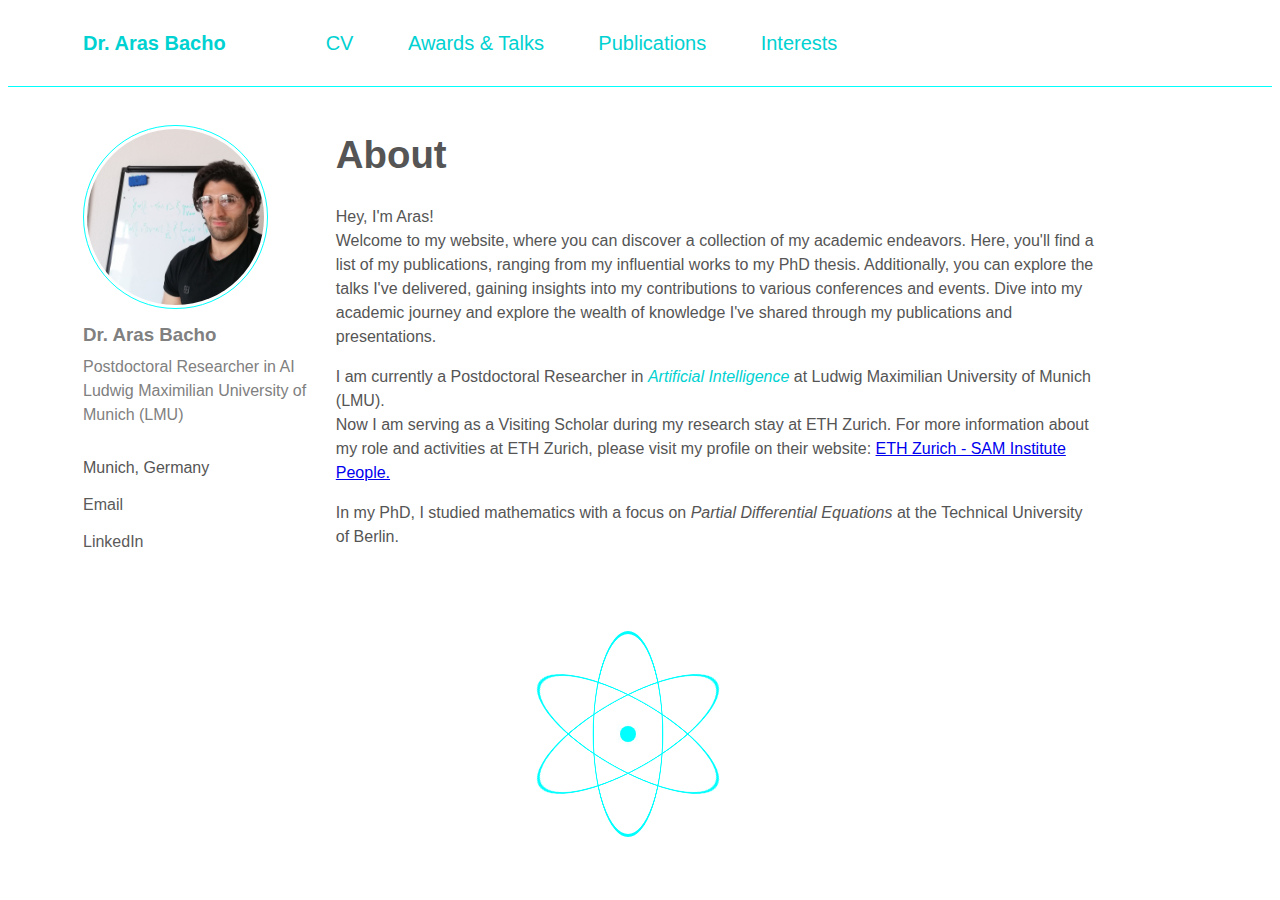
<file: index.html>
<!DOCTYPE html>
<html lang="en">


<head>
    <meta charset="UTF-8">
    <meta http-equiv="X-UA-Compatible" content="IE=edge">
    <meta name="viewport" content="width=device-width, initial-scale=0.5">
    <meta name="description"
        content="Explore the academic profile of Dr. Aras Bacho, a Postdoctoral Researcher in AI at Ludwig Maximilian University.
         Discover his publications, talks, and research interests in Machine Learning and Deep Learning.">
    <title>Dr. Aras Bacho - AI Researcher | Ludwig Maximilian University</title>

    <!-- Tab favicon with font 'Alike': https://favicon.io/ -->
    <link rel="icon" href="img/favicon.ico" type="image/x-icon">

    <!-- Used for adding material icons from "Font Awesome" without having an account -->
    <link rel="stylesheet" href="https://cdnjs.cloudflare.com/ajax/libs/font-awesome/6.4.2/css/all.min.css"
        integrity="sha512-z3gLpd7yknf1YoNbCzqRKc4qyor8gaKU1qmn+CShxbuBusANI9QpRohGBreCFkKxLhei6S9CQXFEbbKuqLg0DA=="
        crossorigin="anonymous" referrerpolicy="no-referrer" />

    <link rel="stylesheet" href="style.css">
</head>




<body>

    <header>
        <nav class="navbar" style="padding-top: 20px; padding-bottom: 20px;">
            <div>
                <a class=" hover-underline-animation" href="index.html"><b>Dr. Aras Bacho</b></a>
            </div>

            <div>
                <a class="hover-underline-animation" href="cv.html">CV</a>
                <a class="hover-underline-animation" href="awards&talks.html">Awards & Talks</a>
                <a class="hover-underline-animation" href="publications.html">Publications </a>
                <a class="hover-underline-animation" href="interests.html">Interests </a>
            </div>
        </nav>
    </header>

    <hr class="my-line" />

    <main class="split-page">
        <aside class="left-panel">
            <div>
                <img class="my_profile_pic" src="img/Aras_Bacho.jpeg" alt="Dr. Aras Bacho Profile Picture" />
            </div>

            <section>
                <h3 class="small-gap" style="color: grey;">Dr. Aras Bacho</h3>
            <p class="small-gap" style="color: grey;">Postdoctoral Researcher in AI<br />Ludwig Maximilian
                University of Munich (LMU) </p>
            </section>

            <nav>
                <ul style="list-style-type: none; padding: 0; font-size: 16px;">

                    <li class="fa-solid fa-location-dot"
                        style="color: #808080; padding-bottom: 13px; margin-left: 20px; text-indent: -18px;">
                    </li> Munich, Germany

                    <br />

                    <li class="fa-solid fa-envelope"
                        style="color: #808080; padding-bottom: 13px; margin-left: 20px; text-indent: -20px;">
                    </li> <a href="mailto:bacho@math.lmu.de">Email</a>

                    <br />

                    <li class="fa-brands fa-linkedin fa-sm"
                        style="color: #0072b1; padding-bottom: 13px; margin-left: 20px; text-indent: -18px;">
                    </li> <a href="https://www.linkedin.com/in/aras-bacho-16328641/" target="_blank">LinkedIn</a>


                </ul>
            </nav>
        </aside>






        <article class="right-panel">
            <header>
                <h1><big>About</big></h1>
            </header>

            <p>
                Hey, I'm Aras! </br>
                Welcome to my website, where you can discover a collection of my academic endeavors. Here, you'll find a list of my
                publications, ranging from my influential works to my PhD thesis. Additionally, you can explore the talks I've
                delivered, gaining insights into my contributions to various conferences and events. Dive into my academic journey and
                explore the wealth of knowledge I've shared through my publications and presentations.
            </p>
            <p>
                I am currently a Postdoctoral Researcher in <i style="color: #00D1D1;">Artificial Intelligence</i> at Ludwig Maximilian
                University of Munich (LMU). </br>
                Now I am serving as a Visiting Scholar during my research stay at ETH Zurich. For more 
                information about my role and activities at ETH Zurich, 
                please visit my profile on their website: 
                <a href="https://math.ethz.ch/sam/the-institute/people.html?u=abacho" target="_blank">
                    ETH Zurich - SAM Institute People.</a> 

            </p>
            <p>
                In my PhD, I studied mathematics with a focus on <i>Partial Differential Equations</i>
                at the Technical University of Berlin.
            </p>

            <p style="margin-top: 80px;">

            <div class="center-it">

                <div class="ellipse">
                    <div class="circle"></div>
                </div>

                <div class="ellipse">
                    <div class="circle"></div>
                </div>

                <div class="ellipse">
                    <div class="circle"></div>
                </div>

                <div id="nucleus"></div>

            </div>

            </p>

        </article>

    </main>

</body>

</html>
</file>
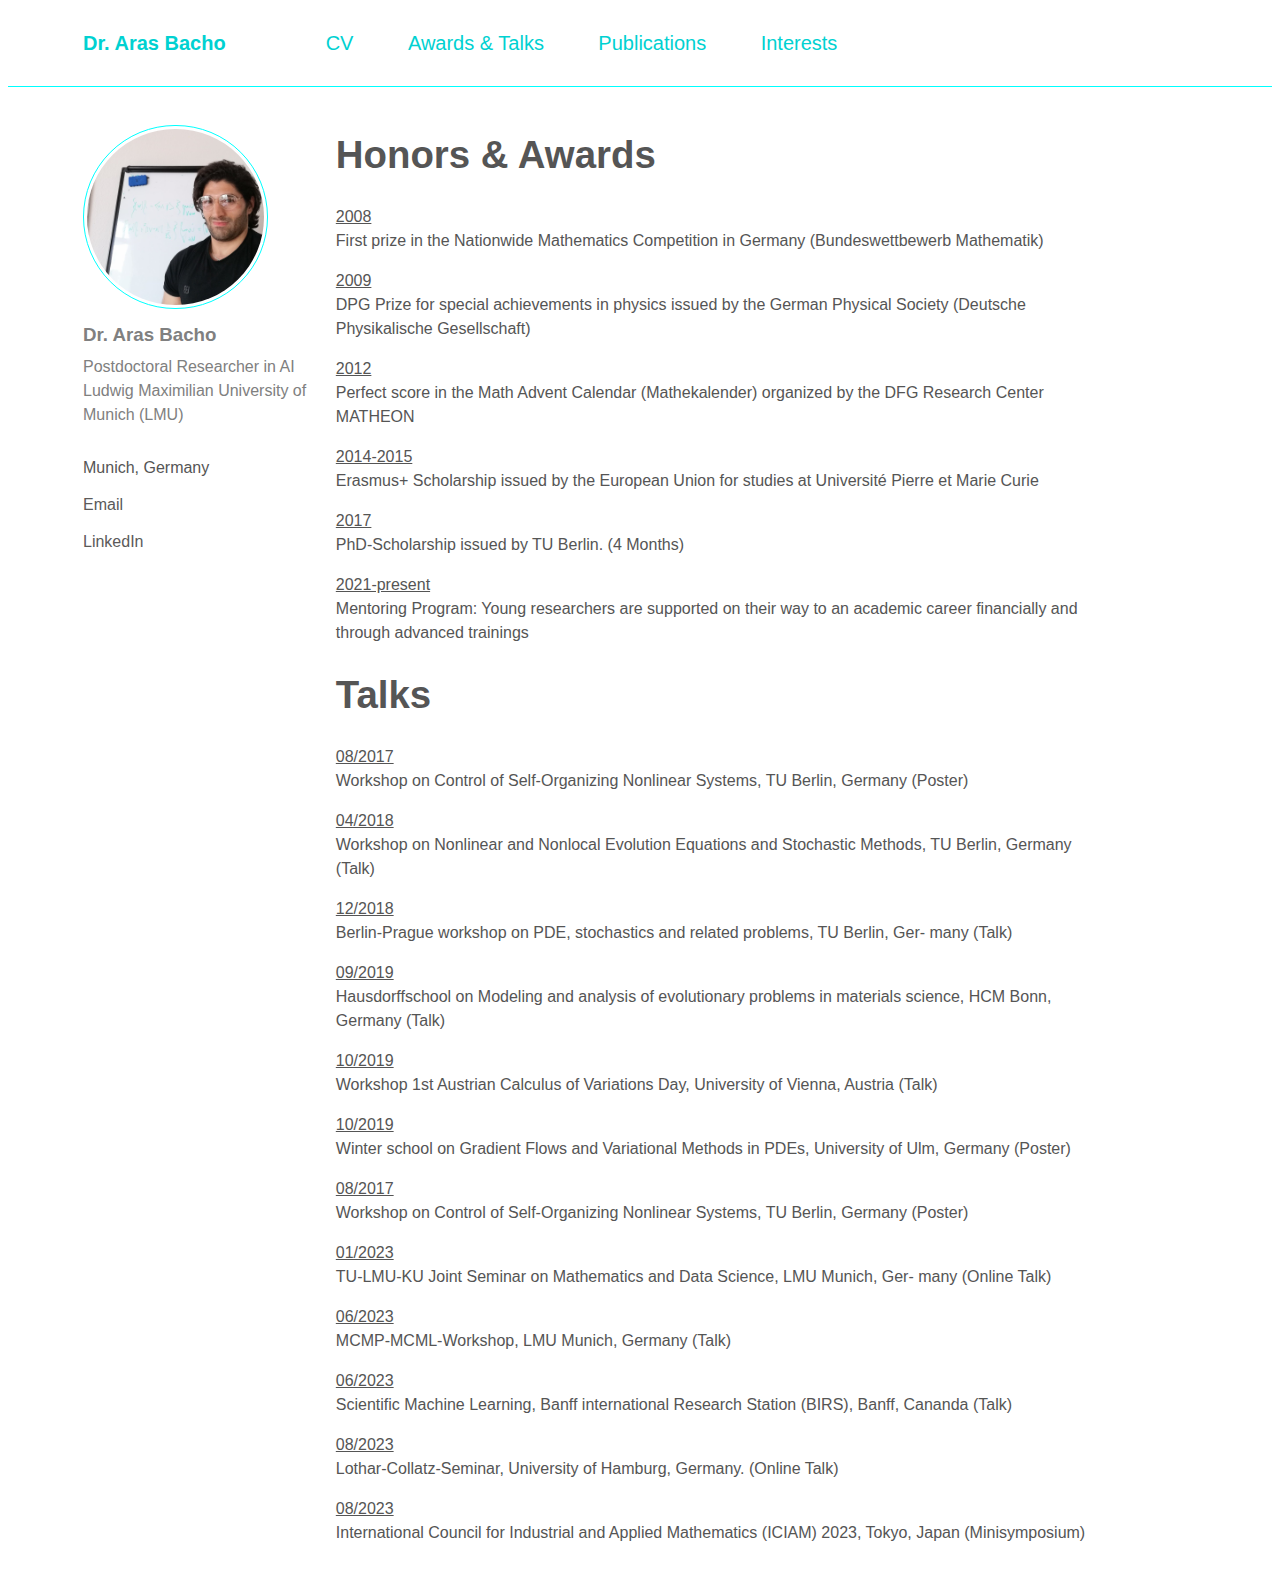
<file: awards&talks.html>
<!DOCTYPE html>
<html lang="en">

<head>
    <meta charset="UTF-8">
    <meta http-equiv="X-UA-Compatible" content="IE=edge">
    <meta name="viewport" content="width=device-width, initial-scale=0.5">
    <meta name="description" content="Explore the academic profile of Dr. Aras Bacho, a Postdoctoral Researcher in AI at Ludwig Maximilian University.
             Discover his publications, talks, and research interests in Machine Learning and Deep Learning.">
    <title>Awards - Aras Bacho</title>

    <!-- Tab favicon with font 'Alike': https://favicon.io/ -->
    <link rel="icon" href="img/favicon.ico" type="image/x-icon">

    <!-- Used for adding material icons from "Font Awesome" without having an account -->
    <link rel="stylesheet" href="https://cdnjs.cloudflare.com/ajax/libs/font-awesome/6.4.2/css/all.min.css"
        integrity="sha512-z3gLpd7yknf1YoNbCzqRKc4qyor8gaKU1qmn+CShxbuBusANI9QpRohGBreCFkKxLhei6S9CQXFEbbKuqLg0DA=="
        crossorigin="anonymous" referrerpolicy="no-referrer" />

    <link rel="stylesheet" href="style.css">
</head>




<body>

    <header>
        <nav class="navbar" style="padding-top: 20px; padding-bottom: 20px;">
            <div>
                <a class=" hover-underline-animation" href="index.html"><b>Dr. Aras Bacho</b></a>
            </div>

            <div>
                <a class="hover-underline-animation" href="cv.html">CV</a>
                <a class="hover-underline-animation" href="awards&talks.html">Awards & Talks</a>
                <a class="hover-underline-animation" href="publications.html">Publications </a>
                <a class="hover-underline-animation" href="interests.html">Interests </a>
            </div>
        </nav>
    </header>

    <hr class="my-line" />

    <main class="split-page">
        <aside class="left-panel">
            <div>
                <img class="my_profile_pic" src="img/Aras_Bacho.jpeg" />
            </div>

            <section>
                <h3 class="small-gap" style="color: grey;">Dr. Aras Bacho</h3>
                <p class="small-gap" style="color: grey;">Postdoctoral Researcher in AI<br />Ludwig Maximilian
                    University of Munich (LMU) </p>
            </section>

            <nav>
                <ul style="list-style-type: none; padding: 0; font-size: 16px;">

                    <li class="fa-solid fa-location-dot"
                        style="color: #808080; padding-bottom: 13px; margin-left: 20px; text-indent: -18px;">
                    </li> Munich, Germany

                    <br />

                    <li class="fa-solid fa-envelope"
                        style="color: #808080; padding-bottom: 13px; margin-left: 20px; text-indent: -20px;">
                    </li> <a href="mailto:bacho@math.lmu.de">Email</a>

                    <br />

                    <li class="fa-brands fa-linkedin fa-sm"
                        style="color: #0072b1; padding-bottom: 13px; margin-left: 20px; text-indent: -18px;">
                    </li> <a href="https://www.linkedin.com/in/aras-bacho-16328641/" target="_blank">LinkedIn</a>
                </ul>
            </nav>
        </aside>

        <article class="right-panel">
            <header>
                <h1><big>Honors & Awards</big></h1>
            </header>



            <p>
                <u>2008</u>
                <br />
                First prize in the Nationwide Mathematics Competition in Germany (Bundeswettbewerb Mathematik)
            </p>

            <p>
                <u>2009</u>
                <br />
                DPG Prize for special achievements in physics issued by the German Physical Society (Deutsche Physikalische
                Gesellschaft)
            </p>

            <p>
                <u>2012</u>
                <br />
                Perfect score in the Math Advent Calendar (Mathekalender) organized by the DFG Research Center MATHEON
            </p>

            <p>
                <u>2014-2015</u>
                <br />
                Erasmus+ Scholarship issued by the European Union for studies at Université Pierre et Marie Curie
            </p>

            <p>
                <u>2017</u>
                <br />
                PhD-Scholarship issued by TU Berlin. (4 Months)
            </p>

            <p>
            <u>2021-present</u>
            <br />
            Mentoring Program: Young researchers are supported on their way to an academic career financially and through advanced
            trainings
            </p>


            <header>
                <h1><big>Talks</big></h1>
            </header>

            <p>
                <u>08/2017</u>
                <br />
                Workshop on Control of Self-Organizing Nonlinear Systems, TU Berlin, Germany (Poster)
            </p>

            <p>
                <u>04/2018</u>
                <br />
                Workshop on Nonlinear and Nonlocal Evolution Equations and Stochastic Methods, TU Berlin, Germany (Talk)
            </p>

            <p>
                <u>12/2018</u>
                <br />
                Berlin-Prague workshop on PDE, stochastics and related problems, TU Berlin, Ger- many (Talk)
            </p>

            <p>
                <u>09/2019</u>
                <br />
                Hausdorffschool on Modeling and analysis of evolutionary problems in materials science, HCM Bonn, Germany (Talk)
            </p>

            <p>
                <u>10/2019</u>
                <br />
                Workshop 1st Austrian Calculus of Variations Day, University of Vienna, Austria (Talk)
            </p>

            <p>
                <u>10/2019</u>
                <br />
                Winter school on Gradient Flows and Variational Methods in PDEs, University of Ulm, Germany (Poster)
            </p>

            <p>
                <u>08/2017</u>
                <br />
                Workshop on Control of Self-Organizing Nonlinear Systems, TU Berlin, Germany (Poster)
            </p>

            <p>
                <u>01/2023</u>
                <br />
                TU-LMU-KU Joint Seminar on Mathematics and Data Science, LMU Munich, Ger- many (Online Talk)
            </p>

            <p>
                <u>06/2023</u>
                <br />
                MCMP-MCML-Workshop, LMU Munich, Germany (Talk)
            </p>

            <p>
                <u>06/2023</u>
                <br />
                Scientific Machine Learning, Banff international Research Station (BIRS), Banff, Cananda (Talk)
            </p>

            <p>
                <u>08/2023</u>
                <br />
                Lothar-Collatz-Seminar, University of Hamburg, Germany. (Online Talk)            </p>

            <p>
                <u>08/2023</u>
                <br />
                International Council for Industrial and Applied Mathematics (ICIAM) 2023, Tokyo, Japan (Minisymposium)
            </p>

        </article>

    </main>




</body>

</html>
</file>
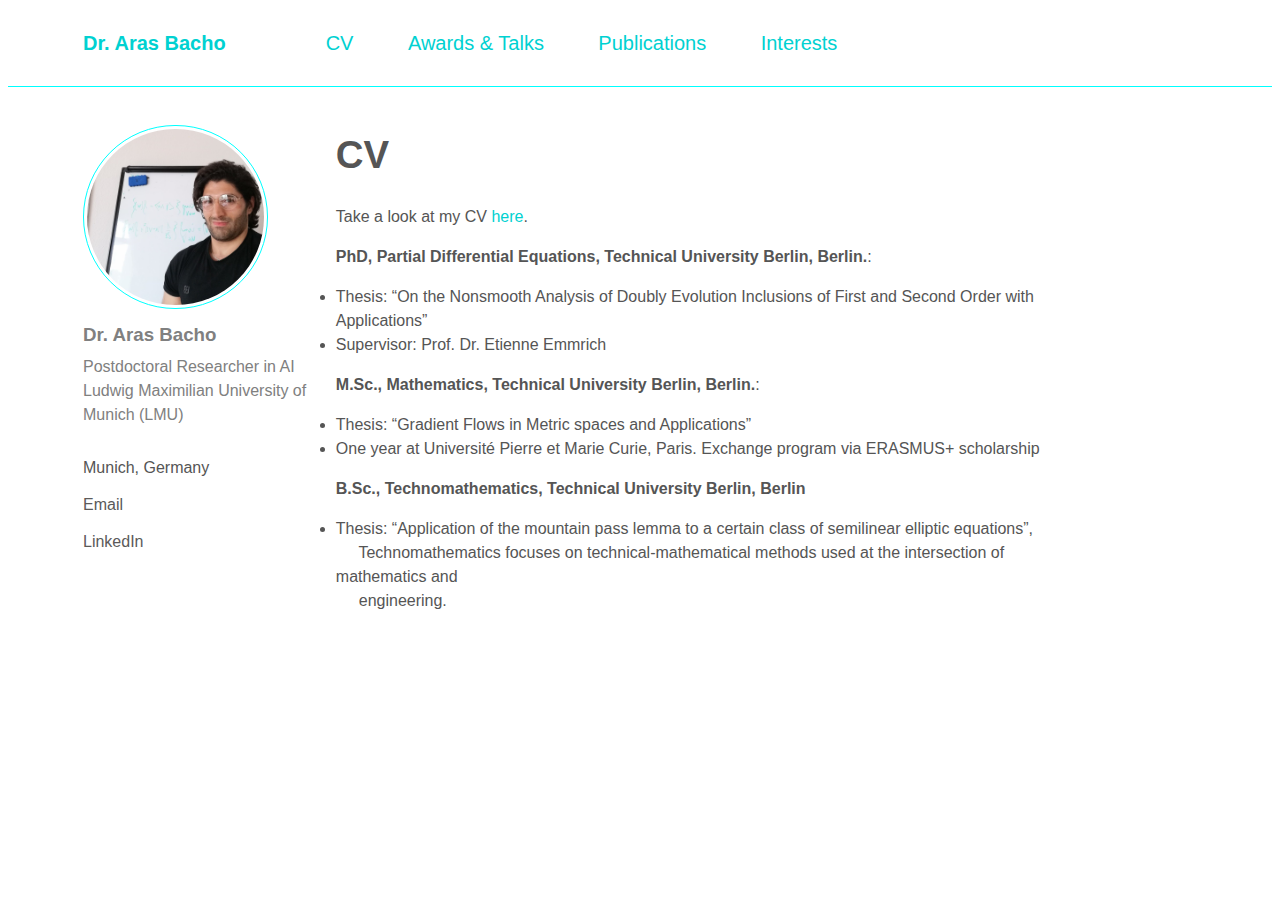
<file: cv.html>
<!DOCTYPE html>
<html lang="en">

<head>
    <meta charset="UTF-8">
    <meta http-equiv="X-UA-Compatible" content="IE=edge">
    <meta name="viewport" content="width=device-width, initial-scale=0.5">
    <meta name="description" content="Explore the academic profile of Dr. Aras Bacho, a Postdoctoral Research Associate at California Institute of Technology.
             Discover his publications, talks, and research interests in Machine Learning and Deep Learning.">
    <title>CV - Aras Bacho</title>

    <!-- Tab favicon with font 'Alike': https://favicon.io/ -->
    <link rel="icon" href="img/favicon.ico" type="image/x-icon" />

    <!-- Used for adding material icons from "Font Awesome" without having an account -->
    <link rel="stylesheet" href="https://cdnjs.cloudflare.com/ajax/libs/font-awesome/6.4.2/css/all.min.css"
        integrity="sha512-z3gLpd7yknf1YoNbCzqRKc4qyor8gaKU1qmn+CShxbuBusANI9QpRohGBreCFkKxLhei6S9CQXFEbbKuqLg0DA=="
        crossorigin="anonymous" referrerpolicy="no-referrer" />

    <link rel="stylesheet" href="style.css">
</head>




<body>

    <header>
        <nav class="navbar" style="padding-top: 20px; padding-bottom: 20px;">
            <div>
                <a class=" hover-underline-animation" href="index.html"><b>Dr. Aras Bacho</b></a>
            </div>

            <div>
                <a class="hover-underline-animation" href="cv.html">CV</a>
                <a class="hover-underline-animation" href="awards&talks.html">Awards & Talks</a>
                <a class="hover-underline-animation" href="publications.html">Publications </a>
                <a class="hover-underline-animation" href="interests.html">Interests </a>
            </div>
        </nav>
    </header>

    <hr class="my-line" />

    <main class="split-page">
        <aside class="left-panel">
            <div>
                <img class="my_profile_pic" src="img/Aras_Bacho.jpeg" alt="Dr. Aras Bacho Profile Picture" />
            </div>

            <section>
                <h3 class="small-gap" style="color: grey;">Dr. Aras Bacho</h3>
            <p class="small-gap" style="color: grey;">Postdoctoral Researcher in AI<br />Ludwig Maximilian
                University of Munich (LMU) </p>
            </section>

            <nav>
                <ul style="list-style-type: none; padding: 0; font-size: 16px;">

                    <li class="fa-solid fa-location-dot"
                        style="color: #808080; padding-bottom: 13px; margin-left: 20px; text-indent: -18px;">
                    </li> Munich, Germany

                    <br />

                    <li class="fa-solid fa-envelope"
                        style="color: #808080; padding-bottom: 13px; margin-left: 20px; text-indent: -20px;">
                    </li> <a href="mailto:bacho@math.lmu.de">Email</a>

                    <br />

                    <li class="fa-brands fa-linkedin fa-sm"
                        style="color: #0072b1; padding-bottom: 13px; margin-left: 20px; text-indent: -18px;">
                    </li> <a href="https://www.linkedin.com/in/aras-bacho-16328641/" target="_blank">LinkedIn</a>


                </ul>
            </nav>
        </aside>

        <article class="right-panel">
            <header>
                <h1><big>CV</big></h1>
            </header>

            <p>Take a look at my CV <a href="documents/cv.pdf" target="_blank" style="color: #00D1D1;
                text-decoration: none;">here</a>.
            </p>

            <p>
                <b>PhD, Partial Differential Equations, Technical University Berlin, Berlin.</b>:
                <li>Thesis: “On the Nonsmooth Analysis of Doubly Evolution Inclusions of First and Second
                Order with Applications”</li>
                <li>Supervisor: Prof. Dr. Etienne Emmrich</li>
            </p>


            <p>
                <b>M.Sc., Mathematics, Technical University Berlin, Berlin.</b>:
                <li>Thesis: “Gradient Flows in Metric spaces and Applications”</li>
                <li>One year at Université Pierre et Marie Curie, Paris. Exchange program via ERASMUS+ scholarship</li>
            </p>

            <p>
                <b>B.Sc., Technomathematics, Technical University Berlin, Berlin</b> 
                <li>
                    Thesis: “Application of the mountain pass lemma to a certain class of semilinear elliptic equations”,
                     <br /> &thinsp; &thinsp; &thinsp;
                    Technomathematics focuses on technical-mathematical methods used at the intersection of mathematics and
                     <br /> &thinsp; &thinsp; &thinsp;
                    engineering.
                </li>
            </p>
        </article>

    </main>


</body>

</html>
</file>
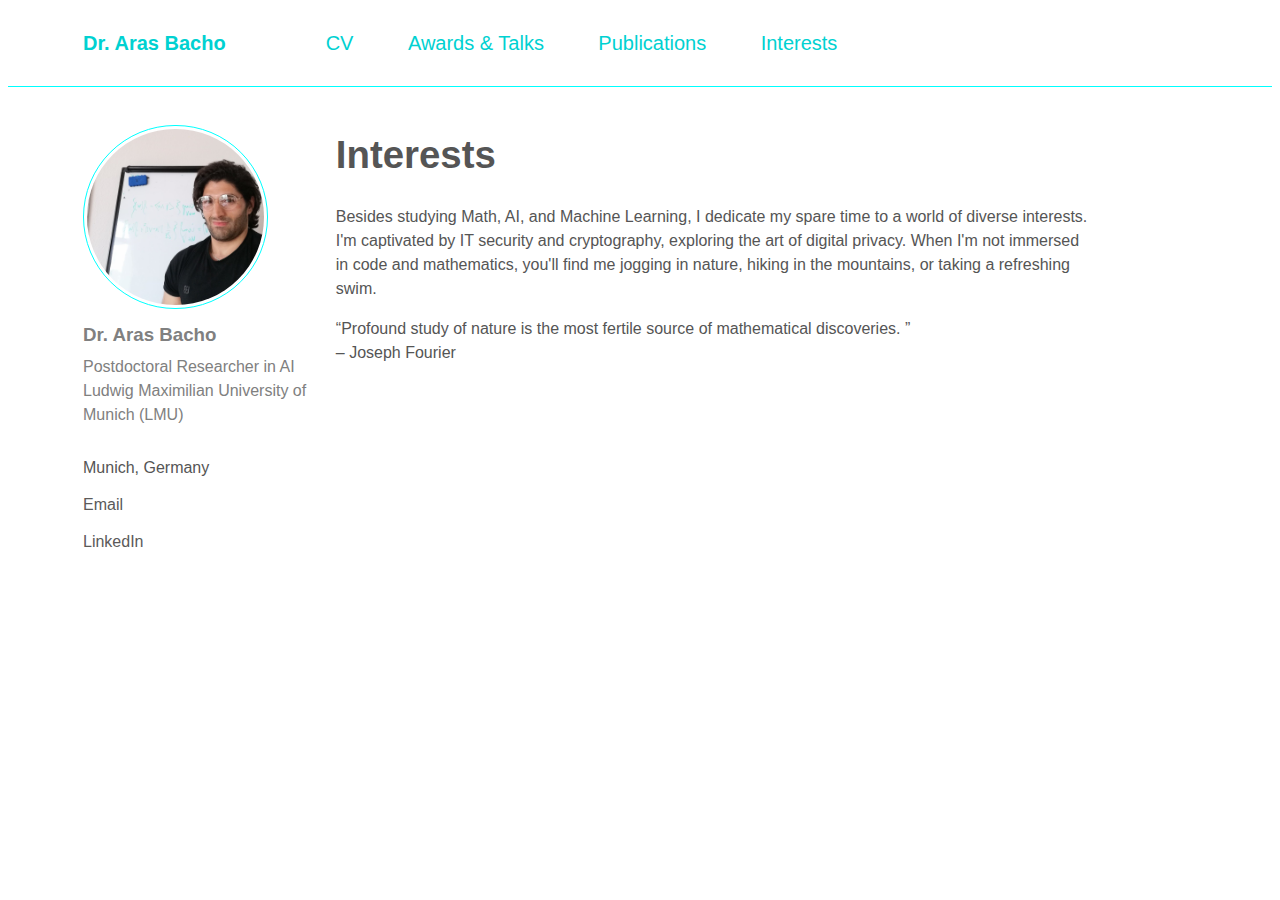
<file: interests.html>
<!DOCTYPE html>
<html lang="en">

<head>
    <meta charset="UTF-8">
    <meta http-equiv="X-UA-Compatible" content="IE=edge">
    <meta name="viewport" content="width=device-width, initial-scale=0.5">
    <meta name="description" content="Explore the academic profile of Dr. Aras Bacho, a Postdoctoral Researcher in AI at Ludwig Maximilian University.
             Discover his publications, talks, and research interests in Machine Learning and Deep Learning.">
    <title>Interests - Aras Bacho</title> 

    <!-- Tab favicon with font 'Alike': https://favicon.io/ -->
    <link rel="icon" href="img/favicon.ico" type="image/x-icon">

    <!-- Used for adding material icons from "Font Awesome" without having an account -->
    <link rel="stylesheet" href="https://cdnjs.cloudflare.com/ajax/libs/font-awesome/6.4.2/css/all.min.css"
        integrity="sha512-z3gLpd7yknf1YoNbCzqRKc4qyor8gaKU1qmn+CShxbuBusANI9QpRohGBreCFkKxLhei6S9CQXFEbbKuqLg0DA=="
        crossorigin="anonymous" referrerpolicy="no-referrer" />

    <link rel="stylesheet" href="style.css">
</head>






<body>

    <header>
        <nav class="navbar" style="padding-top: 20px; padding-bottom: 20px;">
            <div>
                <a class=" hover-underline-animation" href="index.html"><b>Dr. Aras Bacho</b></a>
            </div>

            <div>
                <a class="hover-underline-animation" href="cv.html">CV</a>
                <a class="hover-underline-animation" href="awards&talks.html">Awards & Talks</a>
                <a class="hover-underline-animation" href="publications.html">Publications </a>
                <a class="hover-underline-animation" href="interests.html">Interests </a>
            </div>
        </nav>
    </header>

    <hr class="my-line" />

    <main class="split-page">
        <aside class="left-panel">
            <div>
                <img class="my_profile_pic" src="img/Aras_Bacho.jpeg" alt="Dr. Aras Bacho Profile Picture" />
            </div>

            <section>
                <h3 class="small-gap" style="color: grey;">Dr. Aras Bacho</h3>
                <p class="small-gap" style="color: grey;">Postdoctoral Researcher in AI<br />Ludwig Maximilian University of Munich (LMU) </p>
            </section>

            <nav>
                <ul style="list-style-type: none; padding: 0; font-size: 16px;">

                    <li class="fa-solid fa-location-dot"
                        style="color: #808080; padding-bottom: 13px; margin-left: 20px; text-indent: -18px;">
                    </li> Munich, Germany

                    <br />

                    <li class="fa-solid fa-envelope"
                        style="color: #808080; padding-bottom: 13px; margin-left: 20px; text-indent: -20px;">
                    </li> <a href="mailto:bacho@math.lmu.de">Email</a>

                    <br />

                    <li class="fa-brands fa-linkedin fa-sm"
                        style="color: #0072b1; padding-bottom: 13px; margin-left: 20px; text-indent: -18px;">
                    </li> <a href="https://www.linkedin.com/in/aras-bacho-16328641/" target="_blank">LinkedIn</a>


                </ul>
            </nav>
        </aside>

        <article class="right-panel">
            <header>
                <h1><big>Interests</big></h1>
            </header>

            <p>
                Besides studying Math, AI, and Machine Learning, I dedicate my spare time to a world of diverse interests. </br>
                I'm captivated by IT security and cryptography, exploring the art of digital privacy. 
                When I'm not immersed in
                code and mathematics, you'll find me jogging in nature, hiking in the mountains, or taking a refreshing swim. </br>
            </p>
             
            <p>
                “Profound study of nature is the most fertile source of
                mathematical discoveries. ” 
                </br> – Joseph Fourier
            </p>

        </article>

    </main>




</body>

</html>
</file>
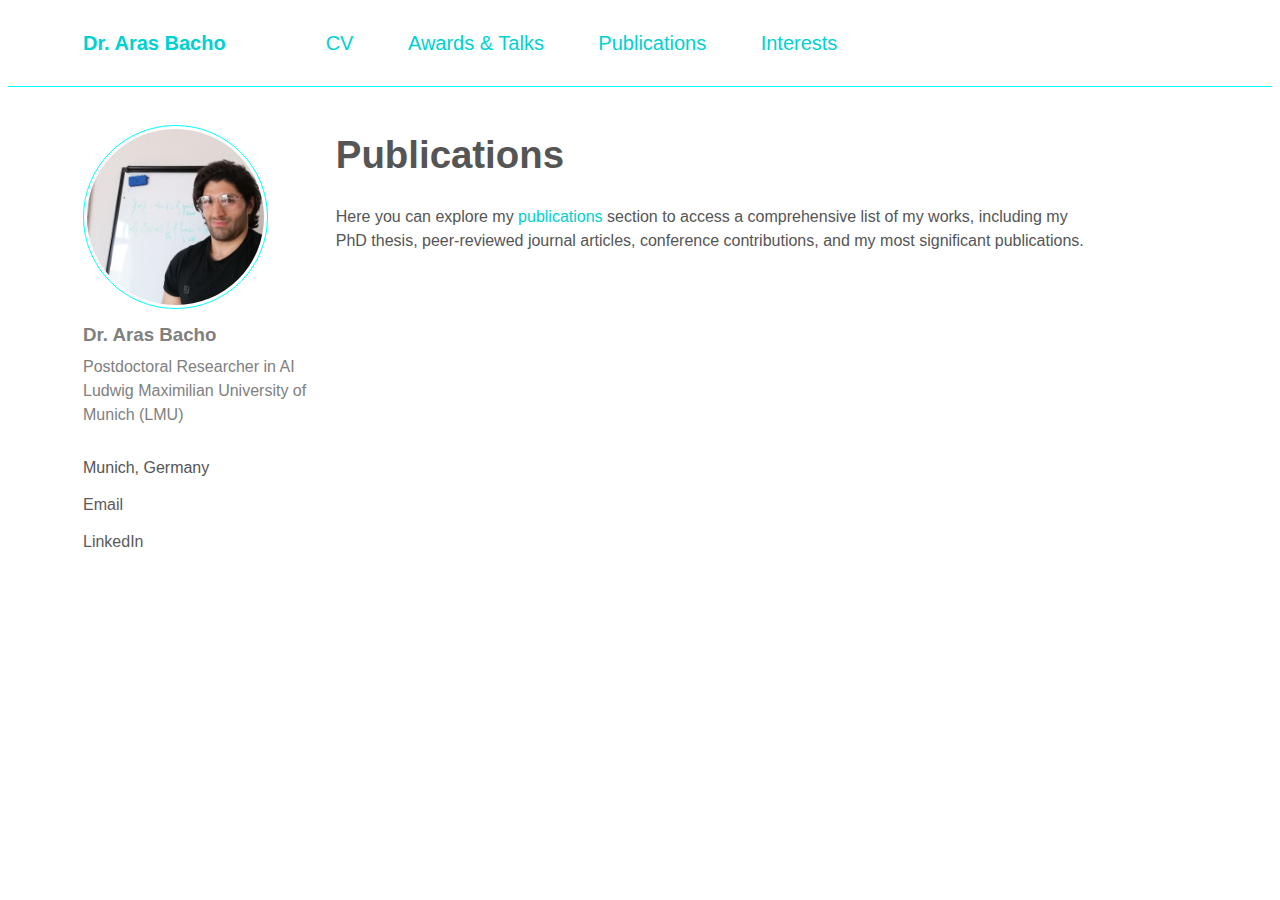
<file: publications.html>
<!DOCTYPE html>
<html lang="en">

<head>
    <meta charset="UTF-8">
    <meta http-equiv="X-UA-Compatible" content="IE=edge">
    <meta name="viewport" content="width=device-width, initial-scale=0.5">
    <meta name="description" content="Explore the academic profile of Dr. Aras Bacho, a Postdoctoral Researcher in AI at Ludwig Maximilian University.
    Discover his publications, talks, and research interests in Machine Learning and Deep Learning.">
    <title>Publications - Aras Bacho</title>

    <!-- Tab favicon with font 'Alike': https://favicon.io/ -->
    <link rel="icon" href="img/favicon.ico" type="image/x-icon">

    <!-- Used for adding material icons from "Font Awesome" without having an account -->
    <link rel="stylesheet" href="https://cdnjs.cloudflare.com/ajax/libs/font-awesome/6.4.2/css/all.min.css"
        integrity="sha512-z3gLpd7yknf1YoNbCzqRKc4qyor8gaKU1qmn+CShxbuBusANI9QpRohGBreCFkKxLhei6S9CQXFEbbKuqLg0DA=="
        crossorigin="anonymous" referrerpolicy="no-referrer" />

    <link rel="stylesheet" href="style.css">
</head>


<body>

    <header>
        <nav class="navbar" style="padding-top: 20px; padding-bottom: 20px;">
            <div>
                <a class=" hover-underline-animation" href="index.html"><b>Dr. Aras Bacho</b></a>
            </div>

            <div>
                <a class="hover-underline-animation" href="cv.html">CV</a>
                <a class="hover-underline-animation" href="awards&talks.html">Awards & Talks</a>
                <a class="hover-underline-animation" href="publications.html">Publications </a>
                <a class="hover-underline-animation" href="interests.html">Interests </a>
            </div>
        </nav>
    </header>

    <hr class="my-line" />

    <main class="split-page">
        <aside class="left-panel">
            <div>
                <img class="my_profile_pic" src="img/Aras_Bacho.jpeg" alt="Dr. Aras Bacho Profile Picture" />
            </div>

            <section>
                <h3 class="small-gap" style="color: grey;">Dr. Aras Bacho</h3>
                <p class="small-gap" style="color: grey;">Postdoctoral Researcher in AI<br />Ludwig Maximilian
                    University of Munich (LMU) </p>
            </section>

            <nav>
                <ul style="list-style-type: none; padding: 0; font-size: 16px;">

                    <li class="fa-solid fa-location-dot"
                        style="color: #808080; padding-bottom: 13px; margin-left: 20px; text-indent: -18px;">
                    </li> Munich, Germany

                    <br />

                    <li class="fa-solid fa-envelope"
                        style="color: #808080; padding-bottom: 13px; margin-left: 20px; text-indent: -20px;">
                    </li> <a href="mailto:bacho@math.lmu.de">Email</a>

                    <br />

                    <li class="fa-brands fa-linkedin fa-sm"
                        style="color: #0072b1; padding-bottom: 13px; margin-left: 20px; text-indent: -18px;">
                    </li> <a href="https://www.linkedin.com/in/aras-bacho-16328641/" target="_blank">LinkedIn</a>


                </ul>
            </nav>
        </aside>


        <article class="right-panel">
            <header>
                <h1><big>Publications</big></h1>
            </header>
        
            <p>
                Here you can explore my 
                <a href="/documents/publication_list.pdf" target="_blank" style="color: #00D1D1; text-decoration: none;">
                     publications
                </a>
                section to access a comprehensive list of my works, including my PhD thesis,
                peer-reviewed journal articles, conference contributions, and my most significant publications.
            </p>
    
        
        </article>
        
        </main>
        
        
        
        
    </body>
        
</html>
</file>
<file: style.css>
::selection {
    background-color: #7DF9FF;
}

body {
    font-family: 'Roboto', sans-serif;
    font-size: 16px;
    line-height: 1.5;
    color: #555555;
}

.navbar {
    padding-left: 75px;
    display: flex;
    justify-content: flex-start;
    gap: 50px;
    align-items: center;
}

.navbar a {
    color: #00D1D1;
    text-decoration: none;
    margin-right: 50px;
    font-size: 20px;
}

.hover-underline-animation {
    display: inline-block;
    position: relative;
}

.hover-underline-animation::after {
    content: '';
    position: absolute;
    width: 100%;
    transform: scaleX(0);
    height: 2px;
    bottom: -7px;
    left: 0;
    background-color: #00D1D1;
    transform-origin: bottom center;
    transition: transform 0.25s ease-out;
}

.hover-underline-animation:hover::after {
    transform: scaleX(1);
    transform-origin: bottom center;
}

.my-line {
    height: 0.5px;
    background-color: cyan;
    border: none;
}

.my_profile_pic {
    width: 70%;
    border-radius: 100%;
    border: 1px solid cyan;
    padding: 3px;
}

.left-panel {
    margin-top: 30px;
    padding-left: 75px;
    width: 20%;
    float: left;
}

.left-panel a {
    color: rgb(91, 90, 90);
    text-decoration: none;
}

.left-panel a:hover {
    color: cyan;
}

.small-gap {
    margin-top: 5px;
    margin-bottom: 5px;
}

.location-icon {
    font-size: 14px;
    color: grey;
    user-select: none;
}

.split-page {
    display: flex;
}

.right-panel {
    margin-top: 10px;
    width: 60%;
    float: right;
}

/* Atom animation */

.center-it {
    display: flex;
    justify-content: center;
    align-items: center;
    height: 210px;
    width: 77%;
    position: relative;
}

#nucleus {
    position: absolute;
    top: 0;
    right: 0;
    bottom: 0;
    left: 0;
    width: 1rem;
    height: 1rem;
    border-radius: 100%;
    margin: auto;
    background: cyan;
    animation: shining 3s infinite linear;
}


.ellipse {
    width: 200px;
    height: 200px;
    border-radius: 100%;
    top: 0;
    left: 0;
    right: 0;
    bottom: 0;
    margin: auto;
    position: absolute;
    border: 3px solid cyan;
    transform-style: preserve-3d;
}


.ellipse .circle {
    width: 4.5px;
    height: 10px;
    border-radius: 100%;
    top: 0;
    left: 0;
    right: 0;
    bottom: 0;
    margin: auto;
    position: absolute;
    background: cyan;
    box-shadow: 0 0 10px cyan;
    animation: move linear infinite;
}


.ellipse:nth-child(1) {
    transform: rotateZ(60deg) rotateY(70deg);
}

.ellipse:nth-child(1) .circle {
    animation-duration: 1s;
    animation-delay: -0.95s;
}

.ellipse:nth-child(2) {
    transform: rotateZ(120deg) rotateY(70deg);
}

.ellipse:nth-child(2) .circle {
    animation-duration: 1.5s;
    animation-delay: -0.9s;
}

.ellipse:nth-child(3) {
    transform: rotateZ(180deg) rotateY(70deg);
}

.ellipse:nth-child(3) .circle {
    animation-duration: 1.5s;
    animation-delay: -0.3s;
}

@keyframes move {
    from {
        transform: rotateZ(0) translateX(100px) rotateZ(0) rotateY(-70deg);
    }

    to {
        transform: rotateZ(360deg) translateX(100px) rotateZ(-360deg) rotateY(-70deg);
    }
}

@keyframes shining {
    0% {
        box-shadow: 0 0 0 transparent;
    }

    50% {
        box-shadow: 0 0 20px cyan;
    }

    100% {
        box-shadow: 0 0 0 transparent;
    }
}
</file>
